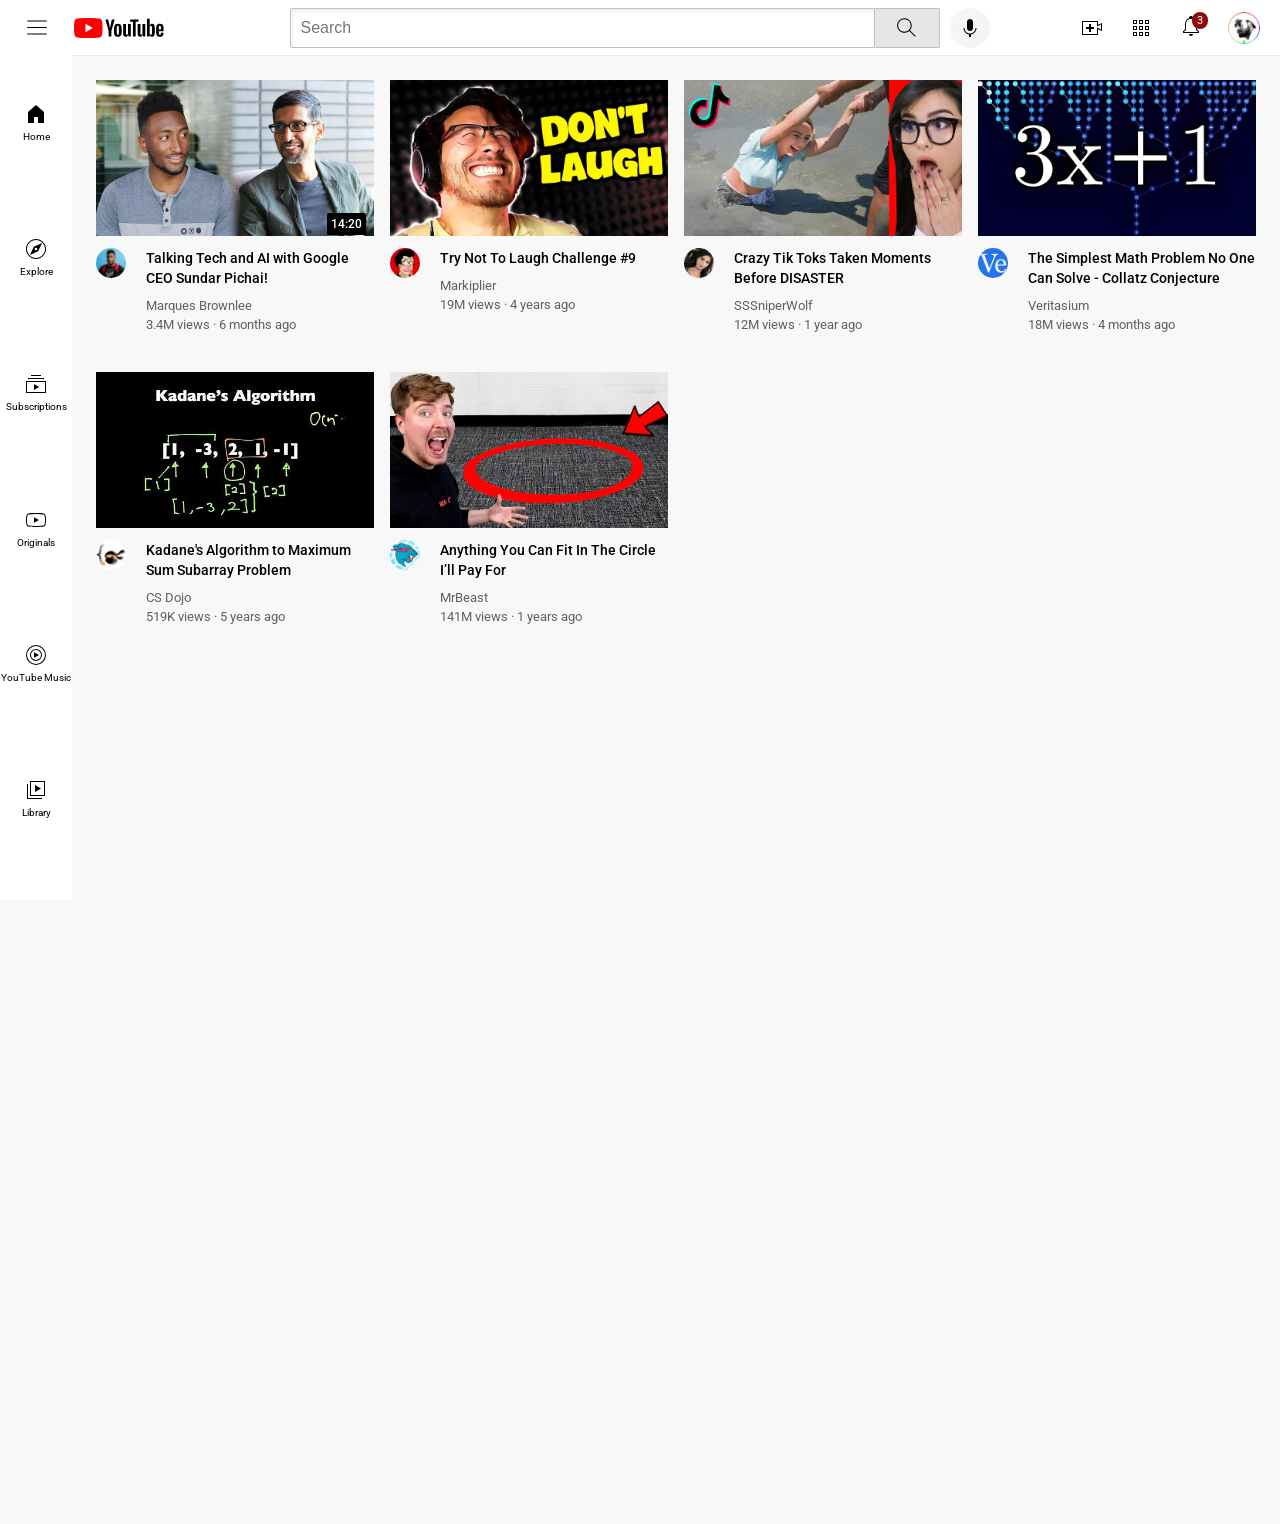
<file: index.html>
<!DOCTYPE html>
<html lang="en">
  <head>
    <title>Youtube Clone</title>

    <link rel="preconnect" href="https://fonts.googleapis.com" />
    <link rel="preconnect" href="https://fonts.gstatic.com" crossorigin />
    <link
      href="https://fonts.googleapis.com/css2?family=Roboto:wght@400;500;700&display=swap"
      rel="stylesheet"
    />

    <link rel="stylesheet" href="style/genral.css" />
    <link rel="stylesheet" href="style/header.css" />
    <link rel="stylesheet" href="style/video.css" />
    <link rel="stylesheet" href="style/sidebar.css" />
  </head>
  <body>

    <!-- must read
      semantic element = same as <div> have meaning to screen readers
        search engien or for bots
      <article>
      <aside>
      <details>
      <figcaption>
      <figure>
      <footer>
      <header>
      <main>
      <mark>
      <nav>
      <section>
      <summary>
      <time>
    -->


    <header class="header">
      <div class="left-section">
        <img class="hamburger-menu" src="images/hamburger-menu.svg" alt="" />
        <img class="youtube-logo" src="images/youtube-logo.svg" alt="" />
      </div>
      <div class="middle-section">
        <input class="search-bar" type="text" placeholder="Search" />
        <button class="search-btn">
          <img class="search-icon" src="images/search.svg" alt="" />
          <div class="tooltip">Search</div>
        </button>
        <button class="voice-search-btn">
          <img
            class="voice-search-icon"
            src="images/voice-search-icon.svg"
            alt=""
          />
          <div class="tooltip">Search with your voice</div>
        </button>
      </div>
      <div class="right-section">
        <img class="upload-icon" src="images/upload.svg" alt="" />
        <img class="youtube-apps-icon" src="images/youtube-apps.svg" alt="" />

        <div class="notifaction-icon-container">
          <img
            class="notification-icon"
            src="images/notifications.svg"
            alt=""
          />
          <div class="notification-count">3</div>
        </div>
        <img class="current-user-pic" src="images/my-channel.jpeg" />
      </div>
    </header>

    <!-- sidebar -->
    <nav class="sidebar">
      <div class="sidebar-link">
        <img src="images/home.svg" alt="" />
        <div>Home</div>
      </div>
      <div class="sidebar-link">
        <img src="images/explore.svg" alt="" />
        <div>Explore</div>
      </div>
      <div class="sidebar-link">
        <img src="images/subscriptions.svg" alt="" />
        <div>Subscriptions</div>
      </div>
      <div class="sidebar-link">
        <img src="images/originals.svg" alt="" />
        <div>Originals</div>
      </div>
      <div class="sidebar-link">
        <img src="images/youtube-music.svg" alt="" />
        <div>YouTube Music</div>
      </div>
      <div class="sidebar-link">
        <img src="images/library.svg" alt="" />
        <div>Library</div>
      </div>
    </nav>

    <!--main it contains the main part of website-->

    <main>
      <section class="video-grid">
        <div class="video-preview">
          <!--Main div for 1st video -->
          <div class="thumbnail-row">
            <!-- Virtical layout 1 (Thumbnail)  -->
            <img
              class="thumbnail"
              src="images/thumbnail-1.webp"
              alt="thumbnail"
            />
            <!--time stamp (position:absalute)-->
            <div class="video-time">14:20</div>
          </div>
          <div class="video-info-grid">
            <!-- Virtical layout 2 (description) -->
            <div class="channel-picture">
              <!-- Horizontal layout 2.1(Channel profile)  make it inline:block for Horizontal layout -->
              <img
                class="profile-picture"
                src="images/channel-1.jpeg"
                alt="channel profile"
              />
            </div>
            <div class="video-info">
              <!-- Horizontal layout 2.2 (Video info) -->
              <div>
                <!-- Virtical layout 2.2.1 (Video title) -->
                <p class="video-title">
                  Talking Tech and AI with Google CEO Sundar Pichai!
                </p>
              </div>
              <div>
                <!-- Virtical layout 2.2.2 (Chanell name) -->
                <p class="video-author">Marques Brownlee</p>
              </div>
              <div>
                <!-- Virtical layout 2.2.3 (video stats) -->
                <p class="video-stats">3.4M views &#183; 6 months ago</p>
              </div>
            </div>
          </div>
        </div>

        <div class="video-preview">
          <!--Main div for 2 video -->
          <div class="thumbnail-row">
            <!-- Virtical layout 1 (Thumbnail)  -->
            <img
              class="thumbnail"
              src="images/thumbnail-2.webp"
              alt="thumbnail"
            />
          </div>
          <div class="video-info-grid">
            <!-- Virtical layout 2 (description) -->
            <div class="channel-picture">
              <!-- Horizontal layout 2.1(Channel profile)  make it inline:block for Horizontal layout -->
              <img
                class="profile-picture"
                src="images/channel-2.jpeg"
                alt="channel profile"
              />
            </div>
            <div class="video-info">
              <!-- Horizontal layout 2.2 (Video info) -->
              <div>
                <!-- Virtical layout 2.2.1 (Video title) -->
                <p class="video-title">Try Not To Laugh Challenge #9</p>
              </div>
              <div>
                <!-- Virtical layout 2.2.2 (Chanell name) -->
                <p class="video-author">Markiplier</p>
              </div>
              <div>
                <!-- Virtical layout 2.2.3 (video stats) -->
                <p class="video-stats">19M views &#183; 4 years ago</p>
              </div>
            </div>
          </div>
        </div>

        <!--  -->
        <div class="video-preview">
          <!--Main div for 3rd video -->
          <div class="thumbnail-row">
            <!-- Virtical layout 1 (Thumbnail)  -->
            <img
              class="thumbnail"
              src="images/thumbnail-3.webp"
              alt="thumbnail"
            />
          </div>
          <div class="video-info-grid">
            <!-- Virtical layout 2 (description) -->
            <div class="channel-picture">
              <!-- Horizontal layout 2.1(Channel profile)  make it inline:block for Horizontal layout -->
              <img
                class="profile-picture"
                src="images/channel-3.jpeg"
                alt="channel profile"
              />
            </div>
            <div class="video-info">
              <!-- Horizontal layout 2.2 (Video info) -->
              <div>
                <!-- Virtical layout 2.2.1 (Video title) -->
                <p class="video-title">
                  Crazy Tik Toks Taken Moments Before DISASTER
                </p>
              </div>
              <div>
                <!-- Virtical layout 2.2.2 (Chanell name) -->
                <p class="video-author">SSSniperWolf</p>
              </div>
              <div>
                <!-- Virtical layout 2.2.3 (video stats) -->
                <p class="video-stats">12M views &#183; 1 year ago</p>
              </div>
            </div>
          </div>
        </div>

        <div class="video-preview">
          <!--Main div for 4th video -->
          <div class="thumbnail-row">
            <!-- Virtical layout 1 (Thumbnail)  -->
            <img
              class="thumbnail"
              src="images/thumbnail-4.webp"
              alt="thumbnail"
            />
          </div>
          <div class="video-info-grid">
            <!-- Virtical layout 2 (description) -->
            <div class="channel-picture">
              <!-- Horizontal layout 2.1(Channel profile)  make it inline:block for Horizontal layout -->
              <img
                class="profile-picture"
                src="images/channel-4.jpeg"
                alt="channel profile"
              />
            </div>
            <div class="video-info">
              <!-- Horizontal layout 2.2 (Video info) -->
              <div>
                <!-- Virtical layout 2.2.1 (Video title) -->
                <p class="video-title">
                  The Simplest Math Problem No One Can Solve - Collatz
                  Conjecture
                </p>
              </div>
              <div>
                <!-- Virtical layout 2.2.2 (Chanell name) -->
                <p class="video-author">Veritasium</p>
              </div>
              <div>
                <!-- Virtical layout 2.2.3 (video stats) -->
                <p class="video-stats">18M views &#183; 4 months ago</p>
              </div>
            </div>
          </div>
        </div>

        <!--  -->

        <div class="video-preview">
          <!--Main div for 5th video -->
          <div class="thumbnail-row">
            <!-- Virtical layout 1 (Thumbnail)  -->
            <img
              class="thumbnail"
              src="images/thumbnail-5.webp"
              alt="thumbnail"
            />
          </div>
          <div class="video-info-grid">
            <!-- Virtical layout 2 (description) -->
            <div class="channel-picture">
              <!-- Horizontal layout 2.1(Channel profile)  make it inline:block for Horizontal layout -->
              <img
                class="profile-picture"
                src="images/channel-5.jpeg"
                alt="channel profile"
              />
            </div>
            <div class="video-info">
              <!-- Horizontal layout 2.2 (Video info) -->
              <div>
                <!-- Virtical layout 2.2.1 (Video title) -->
                <p class="video-title">
                  Kadane's Algorithm to Maximum Sum Subarray Problem
                </p>
              </div>
              <div>
                <!-- Virtical layout 2.2.2 (Chanell name) -->
                <p class="video-author">CS Dojo</p>
              </div>
              <div>
                <!-- Virtical layout 2.2.3 (video stats) -->
                <p class="video-stats">519K views &#183; 5 years ago</p>
              </div>
            </div>
          </div>
        </div>

        <div class="video-preview">
          <!--Main div for 6th video -->
          <div class="thumbnail-row">
            <!-- Virtical layout 1 (Thumbnail)  -->
            <img
              class="thumbnail"
              src="images/thumbnail-6.webp"
              alt="thumbnail"
            />
          </div>
          <div class="video-info-grid">
            <!-- Virtical layout 2 (description) -->
            <div class="channel-picture">
              <!-- Horizontal layout 2.1(Channel profile)  make it inline:block for Horizontal layout -->
              <img
                class="profile-picture"
                src="images/channel-6.jpeg"
                alt="channel profile"
              />
            </div>
            <div class="video-info">
              <!-- Horizontal layout 2.2 (Video info) -->
              <div>
                <!-- Virtical layout 2.2.1 (Video title) -->
                <p class="video-title">
                  Anything You Can Fit In The Circle I’ll Pay For
                </p>
              </div>
              <div>
                <!-- Virtical layout 2.2.2 (Chanell name) -->
                <p class="video-author">MrBeast</p>
              </div>
              <div>
                <!-- Virtical layout 2.2.3 (video stats) -->
                <p class="video-stats">141M views &#183; 1 years ago</p>
              </div>
            </div>
          </div>
        </div>
      </section>
    </main>
  </body>
</html>
</file>
<file: style/genral.css>
body{
  font-family: Roboto;
    margin: 0;
    padding-top: 80px;
    padding-left: 96px;
  padding-right: 24px;
    margin-bottom: 900px;

    background-color: rgb(248, 248, 248);
}
p {
    font-family: Roboto, Arial;
    margin-top: 0;
    margin-bottom: 0;
  }
</file>
<file: style/header.css>
.header{

    height: 55px;
    display: flex;
    flex-direction: row;
    justify-content: space-between;

    position: fixed;
    z-index: 100;
    top: 0;
    left: 0;
    right: 0;
    background-color: white;


    border-bottom-width: 1px;
    border-style: solid;
    border-bottom-color: rgb(235, 235, 235);

    border-top-width: 0px;
    border-left-width: 0px;
    border-right-width: 0px
   
}


.left-section{

    display: flex;
    align-items: center;
    

}

.hamburger-menu{
    height: 26px;
    margin-left: 24px;
    margin-right: 24px;
    cursor: pointer;

}
.youtube-logo{

    height: 20px;
    cursor: pointer;
}

.middle-section{

    margin-left: 70px;
    margin-right: 35px;
    flex: 1;
    max-width: 700px;
    display: flex;
    align-items: center;
}
.search-bar{
    flex: 1;
    height: 36px;
    width: 60px;
    padding-left: 10px;
    font-size: 16px;
    border-width: 1px;
    border-style: solid;
    border-color: rgb(192, 192, 192);
    border-radius: 2px;
    box-shadow: inset 1px 2px 5px rgba(0, 0, 0, 0.08);
}
.search-bar::placeholder{

   
    font-size: 16px;
    
    
}
.search-bar:focus{

    outline: none;
}

.search-btn{

    height: 40px;
    width: 66px;
    background-color: rgb(230, 230, 230);
    border-width: 1px;
    border-style: solid;
    border-color: rgb(192, 192, 192);
    border-radius: 1px;
    margin-left: -1px;
    margin-right: 10px;
    cursor: pointer;

   
}

.search-btn,
.voice-search-btn{
    position: relative;
    display: flex;
    justify-content: center;
    align-items: center;

}


.search-icon{
    height: 25px;
   
}

.voice-search-btn{

    background-color: rgb(245, 245, 245);
    height: 40px;
    width: 40px;
    border-radius: 20px;
    border: none;
    cursor: pointer;
    
}
.voice-search-icon{

    height: 24px;
  
    
}
.search-btn .tooltip,
.voice-search-btn .tooltip
{

    position: absolute;
    background-color: gray;
    color: white;
    padding: 4px 8px 4px 8px;
    border-radius: 2px;
    font-size: 12px;
    bottom: -30px;
    opacity: 0;
    transition: opacity 0.15s;
    pointer-events: none;
    white-space: nowrap;
}



.search-btn:hover .tooltip, 
.voice-search-btn:hover .tooltip{
    opacity: 1;
    
}
.right-section{
   
    width: 180px;
    margin-right: 20px;
    display: flex;
    align-items: center;
    justify-content: space-between;
    flex-shrink: 0;
}

.upload-icon{

    height: 24px;
    cursor: pointer;
}

.youtube-apps-icon{
    height: 24px;
    cursor: pointer;
}

.notifaction-icon-container{

    position: relative;
    cursor: pointer;

}
.notification-icon{

    height: 24px;
}

.current-user-pic{
    height: 32px;
    border-radius: 16px;
    cursor: pointer;

}

.notification-count{

    position: absolute;
    top: -2px;
    right: -5px;
    background-color: rgb(143, 10, 10);
    color: white;
    font-size: 11px;
    padding: 2px 5px 2px 5px;
    border-radius: 10px;

}
</file>
<file: style/video.css>
.thumbnail {
        width: 100%;
      }

      .video-title {
        font-size: 14px;
        font-weight: 500;
        line-height: 20px;
        margin-bottom: 10px;
      }

      .video-info-grid{
        display: grid;
        grid-template-columns: 50px 1fr;

      }

      .profile-picture {
        width: 60%;
        border-radius: 30px;
      }

      .thumbnail-row {
        margin-bottom: 8px;
        position: relative;
      }

      .video-author,
      .video-stats {
        font-size: 13px;
        color: rgb(96, 96, 96);
      }

      .video-author {
        margin-bottom: 4px;
      }

      .video-grid{

        display: grid;
        grid-template-columns: 1fr 1fr 1fr;
        column-gap: 16px;
        row-gap: 40px;
      }

      @media (max-width: 750px){
        .video-grid{

          grid-template-columns: 1fr 1fr;
          
        }
        
        
      }
      @media (min-width: 751px) and (max-width: 999px) {
        .video-grid{

          grid-template-columns: 1fr 1fr 1fr;
          
        }
      }

      @media (min-width: 1000px){
        .video-grid{

          grid-template-columns: 1fr 1fr 1fr 1fr;
          
        }

      }
      
      .video-time{

        background-color: black;
        color: white;
        font-size: 12px;
        font-weight: 500;
        padding: 4px 4px 4px 4px;
        border-radius: 2px;
        position: absolute; /* check thumbnail-row position */
        right: 8px;
        bottom: 5px;
        
      }
</file>
<file: style/sidebar.css>
.sidebar{

    position: fixed;
    left: 0;
    bottom: 0;
    top: 49px;
    background-color: white;
    width: 72px;
    z-index: 101;
    padding-top: 5px;
    cursor: pointer;
}

.sidebar-link{
    height: 16%;
    display: flex;
    flex-direction: column;
    justify-content: center;
    align-items: center;
    
    
}

.sidebar-link:hover{

    background-color: rgb(248, 248, 248);
}

.sidebar-link img{

    height: 24px;
}

.sidebar-link div{

    font-size: 10px;
    margin-top: 5px;
}
</file>
